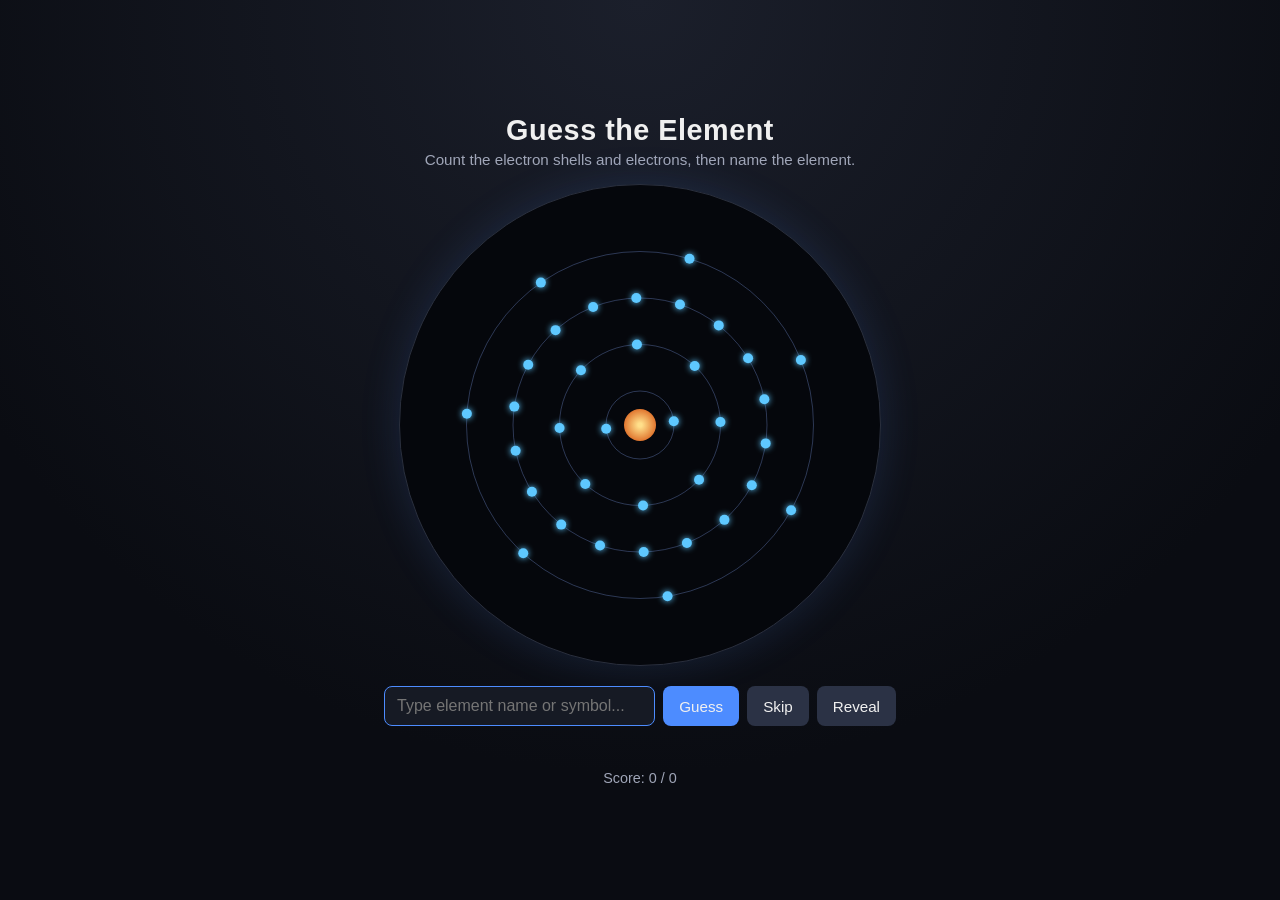
<file: index.html>
<!DOCTYPE html>
<html lang="en">
<head>
<meta charset="UTF-8">
<meta name="viewport" content="width=device-width, initial-scale=1.0">
<title>Guess the Element</title>
<link rel="stylesheet" href="style.css">
</head>
<body>
  <div class="app">
    <h1>Guess the Element</h1>
    <p class="subtitle">Count the electron shells and electrons, then name the element.</p>

    <canvas id="atomCanvas" width="480" height="480"></canvas>

    <form id="guessForm" autocomplete="off">
      <input id="guessInput" type="text" placeholder="Type element name or symbol..." autofocus>
      <button type="submit">Guess</button>
      <button type="button" id="skipBtn">Skip</button>
      <button type="button" id="revealBtn">Reveal</button>
    </form>

    <p id="feedback" class="feedback"></p>
    <p id="score" class="score">Score: 0 / 0</p>
  </div>

  <script src="script.js"></script>
</body>
</html>
</file>
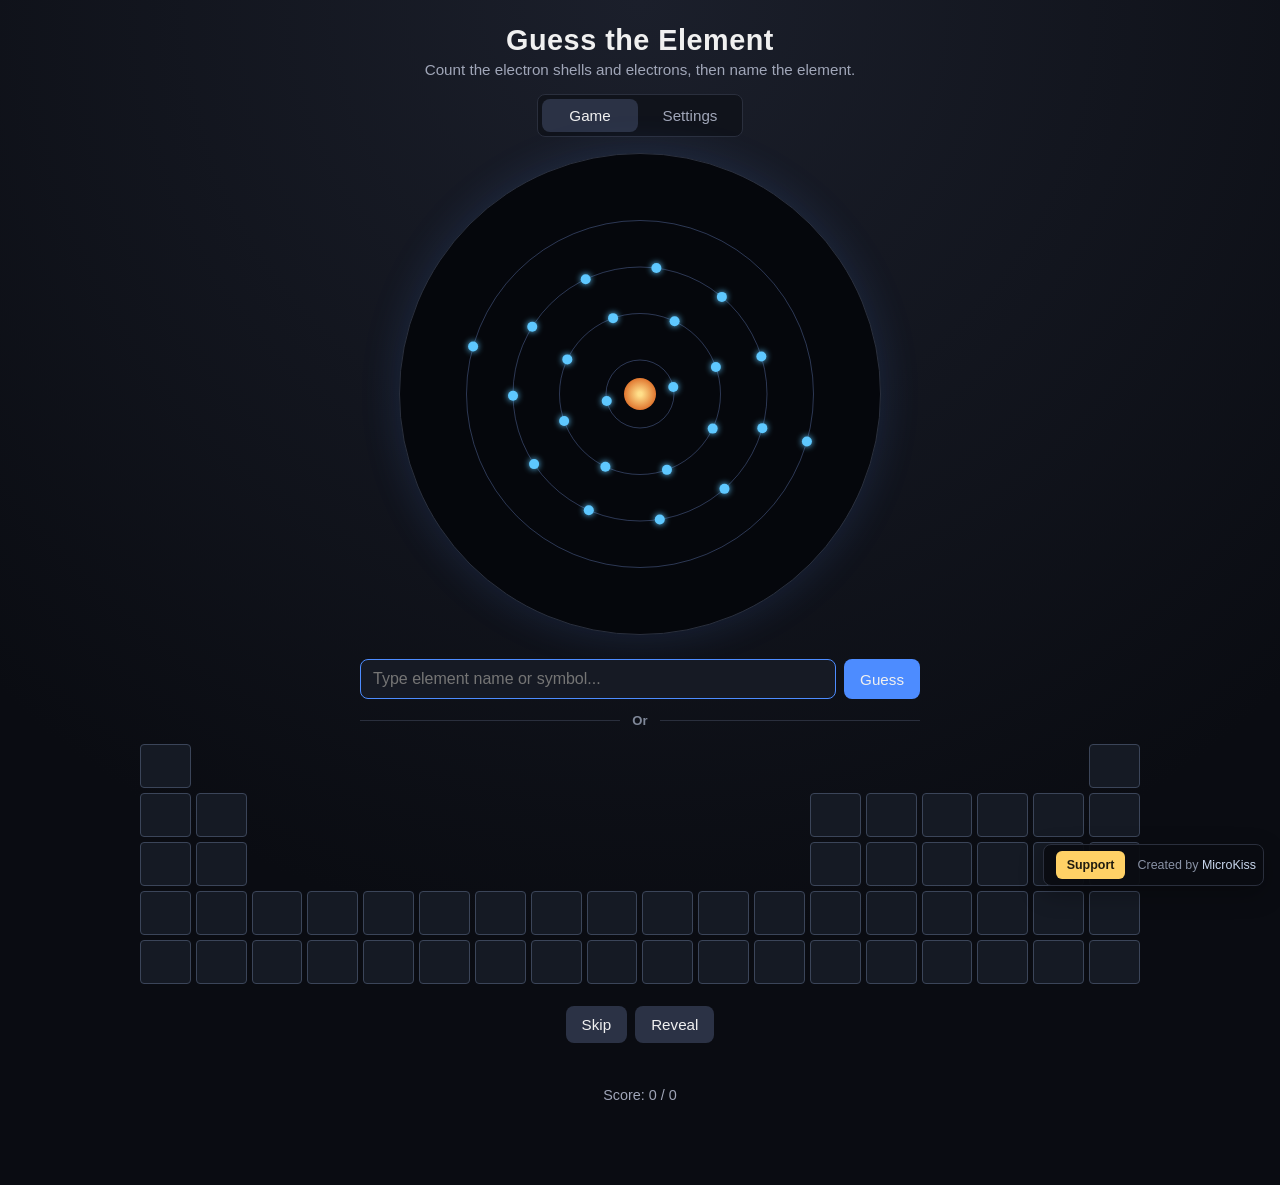
<file: docs/index.html>
<!DOCTYPE html>
<html lang="en">

<head>
  <meta charset="UTF-8">
  <meta name="viewport" content="width=device-width, initial-scale=1.0">
  <title>Guess the Element</title>
  <link rel="stylesheet" href="style.css">
</head>

<body>
  <div class="app">
    <h1>Guess the Element</h1>
    <p class="subtitle">Count the electron shells and electrons, then name the element.</p>

    <nav class="tabs" aria-label="App sections">
      <button class="tab active" type="button" role="tab" aria-selected="true" aria-controls="gamePanel"
        id="gameTab">Game</button>
      <button class="tab" type="button" role="tab" aria-selected="false" aria-controls="settingsPanel"
        id="settingsTab">Settings</button>
    </nav>

    <main id="gamePanel" class="tab-panel" role="tabpanel" aria-labelledby="gameTab">
      <canvas id="atomCanvas" width="480" height="480"></canvas>

      <form id="guessForm" autocomplete="off">
        <input id="guessInput" type="text" placeholder="Type element name or symbol..." autofocus>
        <button type="submit">Guess</button>
      </form>

      <div class="answer-divider"><span>Or</span></div>

      <div id="pinpointBoard" class="pinpoint-board">
        <div id="blindPeriodicTable" class="blind-periodic-table" aria-label="Blind periodic table"></div>
      </div>

      <div class="round-actions">
        <button type="button" id="skipBtn">Skip</button>
        <button type="button" id="revealBtn">Reveal</button>
      </div>

      <p id="feedback" class="feedback"></p>
      <p id="score" class="score">Score: 0 / 0</p>
    </main>

    <section id="settingsPanel" class="tab-panel settings-panel" role="tabpanel" aria-labelledby="settingsTab" hidden>
      <div class="settings-heading">
        <div>
          <h2>Element pool</h2>
          <p>Choose the elements that can appear in the game.</p>
        </div>
        <strong id="selectionCount"></strong>
      </div>
      <div class="periodic-table-wrap">
        <div id="periodicTable" class="periodic-table" aria-label="Element selection"></div>
      </div>
      <p id="selectionMessage" class="selection-message" role="status"></p>
    </section>
  </div>

  <footer class="site-footer">
    <a class="support-link" href="https://buymeacoffee.com/microkiss" target="_blank"
      rel="noopener noreferrer">Support</a>
    <span>Created by <a href="https://github.com/MicroKiss" target="_blank"
        rel="noopener noreferrer">MicroKiss</a></span>
  </footer>

  <script src="script.js"></script>
</body>

</html>
</file>
<file: style.css>
* {
  box-sizing: border-box;
}

body {
  margin: 0;
  min-height: 100vh;
  display: flex;
  align-items: center;
  justify-content: center;
  background: radial-gradient(circle at 50% 0%, #1b1f2b 0%, #0a0c12 70%);
  color: #f0f0f0;
  font-family: "Segoe UI", Arial, sans-serif;
}

.app {
  display: flex;
  flex-direction: column;
  align-items: center;
  padding: 24px;
  width: 100%;
  max-width: 560px;
}

h1 {
  margin: 0 0 4px;
  font-size: 1.8rem;
  letter-spacing: 0.5px;
}

.subtitle {
  margin: 0 0 16px;
  color: #a0a6b8;
  font-size: 0.95rem;
  text-align: center;
}

canvas {
  background: #05070c;
  border: 1px solid #2a2f3d;
  border-radius: 50%;
  box-shadow: 0 0 40px rgba(80, 140, 255, 0.15);
  max-width: 100%;
  height: auto;
}

#guessForm {
  margin-top: 20px;
  display: flex;
  gap: 8px;
  flex-wrap: wrap;
  justify-content: center;
  width: 100%;
}

#guessInput {
  flex: 1 1 220px;
  padding: 10px 12px;
  border-radius: 8px;
  border: 1px solid #2a2f3d;
  background: #161a24;
  color: #f0f0f0;
  font-size: 1rem;
  outline: none;
}

#guessInput:focus {
  border-color: #4d8cff;
}

button {
  padding: 10px 16px;
  border-radius: 8px;
  border: none;
  background: #2b3245;
  color: #f0f0f0;
  font-size: 0.95rem;
  cursor: pointer;
  transition: background 0.15s ease;
}

button:hover {
  background: #3a4360;
}

#guessForm button[type="submit"] {
  background: #4d8cff;
}

#guessForm button[type="submit"]:hover {
  background: #3a76e6;
}

.feedback {
  min-height: 1.4em;
  margin: 16px 0 4px;
  font-weight: 600;
  font-size: 1.05rem;
}

.feedback.correct {
  color: #5ee08c;
}

.feedback.wrong {
  color: #ff6b6b;
}

.feedback.info {
  color: #ffd166;
}

.score {
  color: #a0a6b8;
  font-size: 0.9rem;
  margin: 0;
}
</file>
<file: docs/style.css>
* {
  box-sizing: border-box;
}

body {
  margin: 0;
  min-height: 100vh;
  display: flex;
  align-items: flex-start;
  justify-content: center;
  background: radial-gradient(circle at 50% 0%, #1b1f2b 0%, #0a0c12 70%);
  color: #f0f0f0;
  font-family: "Segoe UI", Arial, sans-serif;
}

.app {
  display: flex;
  flex-direction: column;
  align-items: center;
  padding: 24px 24px 82px;
  width: 100%;
  max-width: 1120px;
}

.site-footer {
  position: fixed;
  right: 16px;
  bottom: 14px;
  z-index: 10;
  display: flex;
  align-items: center;
  gap: 12px;
  padding: 6px 7px 6px 12px;
  border: 1px solid #2a2f3d;
  border-radius: 8px;
  background: rgba(10, 12, 18, 0.94);
  color: #8992a5;
  font-size: 0.78rem;
  box-shadow: 0 8px 24px rgba(0, 0, 0, 0.28);
}

.site-footer a {
  color: #c9d7ee;
  text-decoration: none;
}

.site-footer a:hover {
  color: #ffffff;
  text-decoration: underline;
}

.site-footer .support-link {
  padding: 7px 11px;
  border-radius: 6px;
  background: #ffd166;
  color: #211c10;
  font-weight: 700;
}

.site-footer .support-link:hover {
  background: #ffe099;
  color: #211c10;
  text-decoration: none;
}

h1 {
  margin: 0 0 4px;
  font-size: 1.8rem;
  letter-spacing: 0.5px;
}

.subtitle {
  margin: 0 0 16px;
  color: #a0a6b8;
  font-size: 0.95rem;
  text-align: center;
}

.tabs {
  display: flex;
  gap: 4px;
  margin-bottom: 16px;
  padding: 4px;
  border: 1px solid #2a2f3d;
  border-radius: 8px;
  background: #10131b;
}

.tab {
  min-width: 96px;
  padding: 8px 14px;
  background: transparent;
  color: #a0a6b8;
}

.tab.active {
  background: #2b3245;
  color: #f0f0f0;
}

.tab-panel {
  width: 100%;
  text-align: center;
}

#gamePanel {
  max-width: 1000px;
}

.tab-panel[hidden] {
  display: none;
}

canvas {
  background: #05070c;
  border: 1px solid #2a2f3d;
  border-radius: 50%;
  box-shadow: 0 0 40px rgba(80, 140, 255, 0.15);
  max-width: 100%;
  height: auto;
}

#guessForm {
  margin: 20px auto 0;
  display: flex;
  gap: 8px;
  flex-wrap: wrap;
  justify-content: center;
  width: 100%;
  max-width: 560px;
}

#guessInput {
  flex: 1 1 220px;
  padding: 10px 12px;
  border-radius: 8px;
  border: 1px solid #2a2f3d;
  background: #161a24;
  color: #f0f0f0;
  font-size: 1rem;
  outline: none;
}

#guessInput:focus {
  border-color: #4d8cff;
}

button {
  padding: 10px 16px;
  border-radius: 8px;
  border: none;
  background: #2b3245;
  color: #f0f0f0;
  font-size: 0.95rem;
  cursor: pointer;
  transition: background 0.15s ease;
}

button:hover {
  background: #3a4360;
}

#guessForm button[type="submit"] {
  background: #4d8cff;
}

#guessForm button[type="submit"]:hover {
  background: #3a76e6;
}

.round-actions {
  display: flex;
  justify-content: center;
  gap: 8px;
  margin-top: 12px;
}

.answer-divider {
  display: flex;
  align-items: center;
  gap: 12px;
  width: min(100%, 560px);
  margin: 14px auto 0;
  color: #7f8798;
  font-size: 0.82rem;
  font-weight: 700;
}

.answer-divider::before,
.answer-divider::after {
  content: "";
  flex: 1;
  height: 1px;
  background: #2a2f3d;
}

.pinpoint-board {
  width: 100%;
  margin-top: 12px;
  overflow-x: auto;
  padding: 4px 0 10px;
}

.blind-table-grid {
  display: grid;
  grid-template-columns: repeat(var(--group-count), minmax(38px, 1fr));
  gap: 5px;
  min-width: 770px;
}

.blind-periodic-table button {
  width: 100%;
  height: 44px;
  padding: 0;
  border: 1px solid #3b4559;
  border-radius: 4px;
  background: #151a24;
}

.blind-periodic-table button:hover {
  border-color: #78d7ff;
  background: #1d3040;
}

.blind-periodic-table button.wrong {
  border-color: #e35f64;
  background: #4b242b;
}

.blind-periodic-table button.correct,
.blind-periodic-table button.revealed {
  border-color: #5ee08c;
  background: #205337;
  box-shadow: inset 0 0 14px rgba(94, 224, 140, 0.2);
}

.blind-periodic-table button.revealed {
  border-color: #ffd166;
  background: #514322;
  box-shadow: inset 0 0 14px rgba(255, 209, 102, 0.18);
}

.blind-periodic-table button:disabled {
  cursor: default;
}

.feedback {
  min-height: 1.4em;
  margin: 16px 0 4px;
  font-weight: 600;
  font-size: 1.05rem;
}

.feedback.correct {
  color: #5ee08c;
}

.feedback.wrong {
  color: #ff6b6b;
}

.feedback.info {
  color: #ffd166;
}

.score {
  color: #a0a6b8;
  font-size: 0.9rem;
  margin: 0;
}

.settings-panel {
  min-height: 480px;
  padding-top: 20px;
  text-align: left;
}

.settings-heading {
  display: flex;
  align-items: end;
  justify-content: space-between;
  gap: 24px;
  margin-bottom: 20px;
}

.settings-heading h2 {
  margin: 0 0 4px;
  font-size: 1.35rem;
}

.settings-heading p {
  margin: 0;
  color: #a0a6b8;
}

.settings-heading strong {
  color: #78d7ff;
  font-size: 0.9rem;
  white-space: nowrap;
}

.periodic-table-wrap {
  overflow-x: auto;
  padding: 4px 0 12px;
}

.settings-table-grid {
  display: grid;
  grid-template-columns: 42px repeat(var(--group-count), minmax(44px, 1fr));
  gap: 5px;
  min-width: 940px;
}

.periodic-table button {
  position: relative;
  min-width: 0;
  height: 50px;
  padding: 4px;
  border: 1px solid #30384a;
  border-radius: 5px;
}

.periodic-table .table-corner {
  visibility: hidden;
  pointer-events: none;
}

.periodic-table .group-toggle,
.periodic-table .period-toggle {
  height: 34px;
  align-self: center;
  background: #202634;
  color: #9da7ba;
  font-size: 0.78rem;
  font-weight: 700;
}

.periodic-table .period-toggle {
  width: 34px;
  justify-self: center;
}

.periodic-table .group-toggle.selected,
.periodic-table .period-toggle.selected {
  border-color: #4d8cff;
  background: #263d68;
  color: #ddecff;
}

.periodic-table .group-toggle.partial,
.periodic-table .period-toggle.partial {
  border-color: #b58b42;
  background: #3b3428;
  color: #ffe0a3;
}

.element-toggle {
  display: flex;
  flex-direction: column;
  align-items: center;
  justify-content: center;
  background: #151923;
  color: #687286;
}

.element-toggle span {
  position: absolute;
  top: 3px;
  left: 5px;
  font-size: 0.58rem;
}

.element-toggle strong {
  font-size: 1rem;
}

.element-toggle.selected {
  border-color: #3d9fd0;
  background: #16384a;
  color: #dff6ff;
  box-shadow: inset 0 0 12px rgba(94, 200, 255, 0.12);
}

.element-toggle:hover,
.group-toggle:hover,
.period-toggle:hover {
  border-color: #78d7ff;
}

.selection-message {
  min-height: 1.3em;
  margin: 8px 0 0;
  color: #ffd166;
  text-align: center;
  font-size: 0.88rem;
}

@media (max-width: 600px) {
  .app {
    padding: 14px 12px 76px;
  }

  .site-footer {
    right: 8px;
    bottom: 8px;
    left: 8px;
    justify-content: space-between;
  }

  .settings-heading {
    align-items: start;
    flex-direction: column;
    gap: 6px;
  }

  .pinpoint-board,
  .periodic-table-wrap {
    overflow-x: visible;
  }

  .blind-table-grid {
    grid-template-columns: repeat(var(--group-count), minmax(0, 1fr));
    gap: 2px;
    min-width: 0;
  }

  .blind-periodic-table button {
    height: 28px;
    border-radius: 2px;
    touch-action: manipulation;
  }

  .settings-table-grid {
    grid-template-columns: 24px repeat(var(--group-count), minmax(0, 1fr));
    gap: 2px;
    min-width: 0;
  }

  .periodic-table button {
    height: 30px;
    padding: 1px;
    border-radius: 2px;
    touch-action: manipulation;
  }

  .periodic-table .group-toggle,
  .periodic-table .period-toggle {
    height: 22px;
    padding: 0;
    font-size: 0.55rem;
  }

  .periodic-table .period-toggle {
    width: 22px;
  }

  .element-toggle strong {
    font-size: 0.62rem;
  }

  .element-toggle span {
    display: none;
  }
}
</file>
